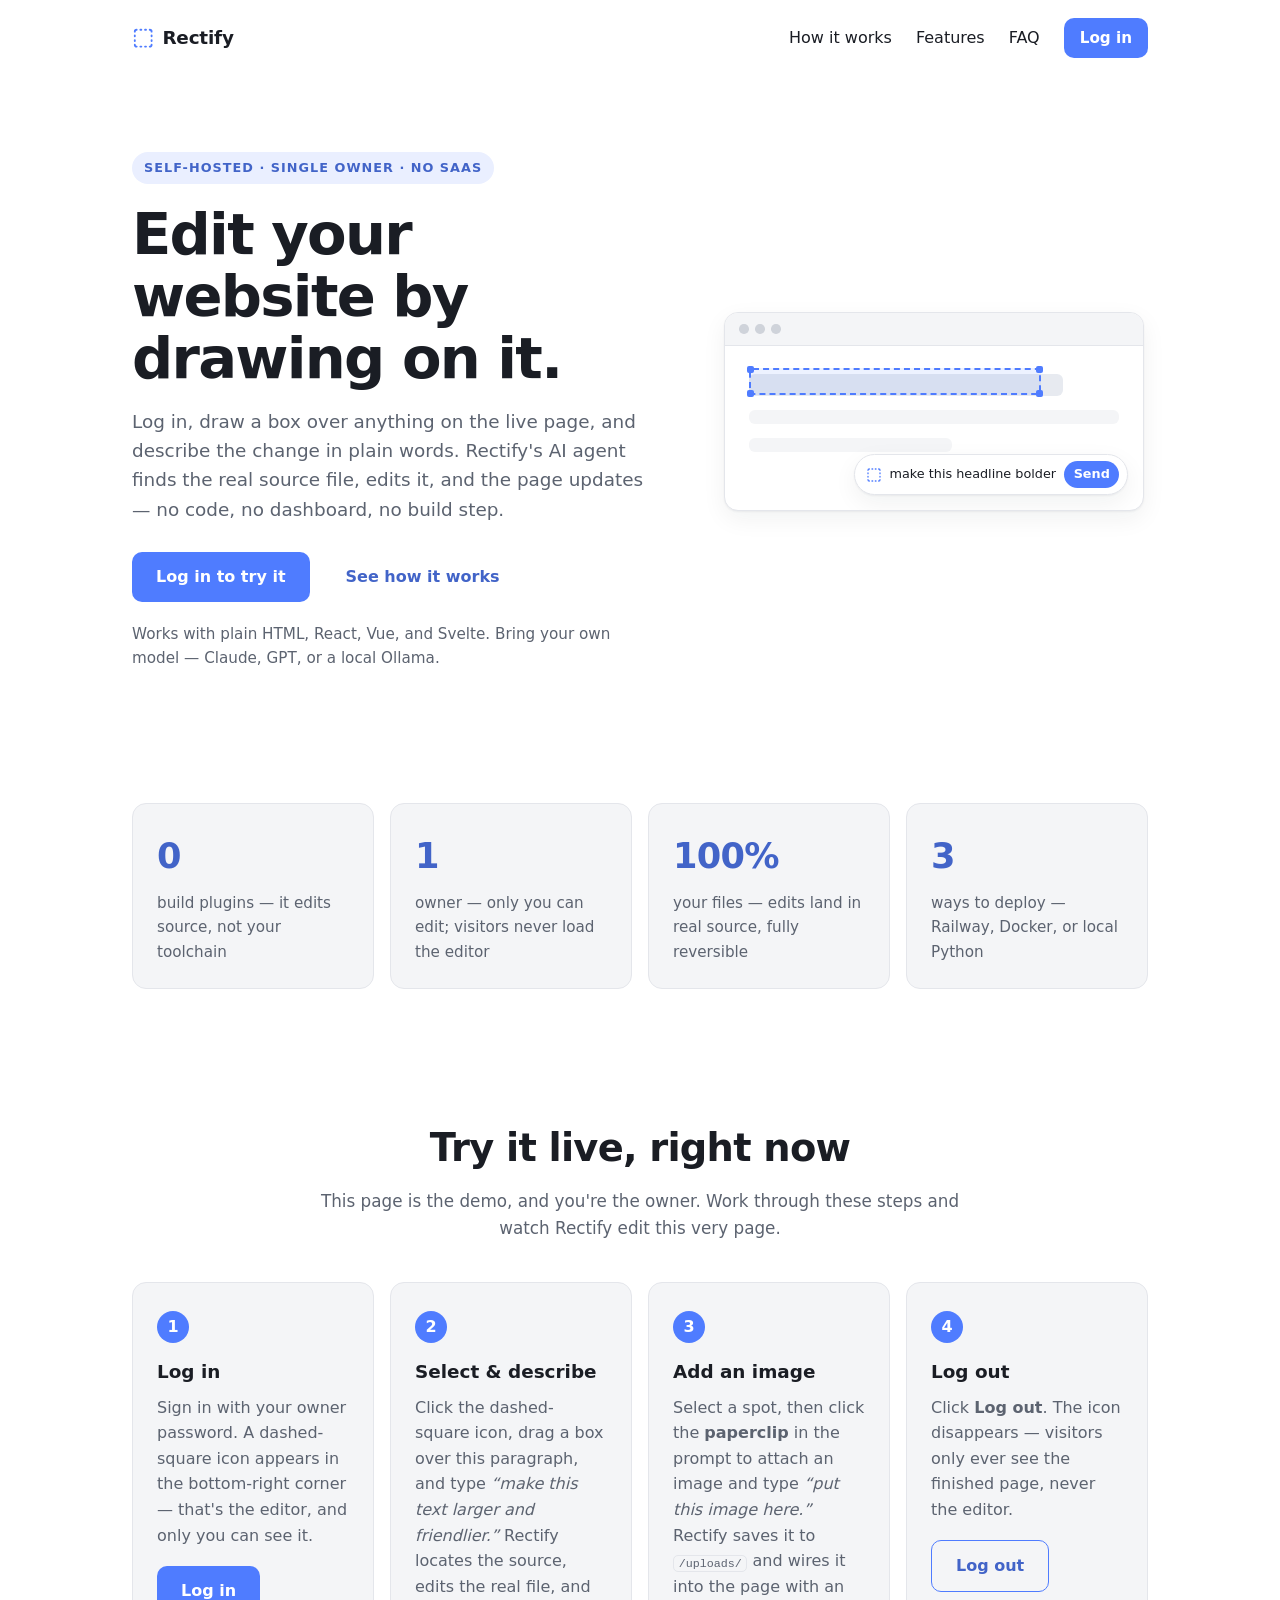
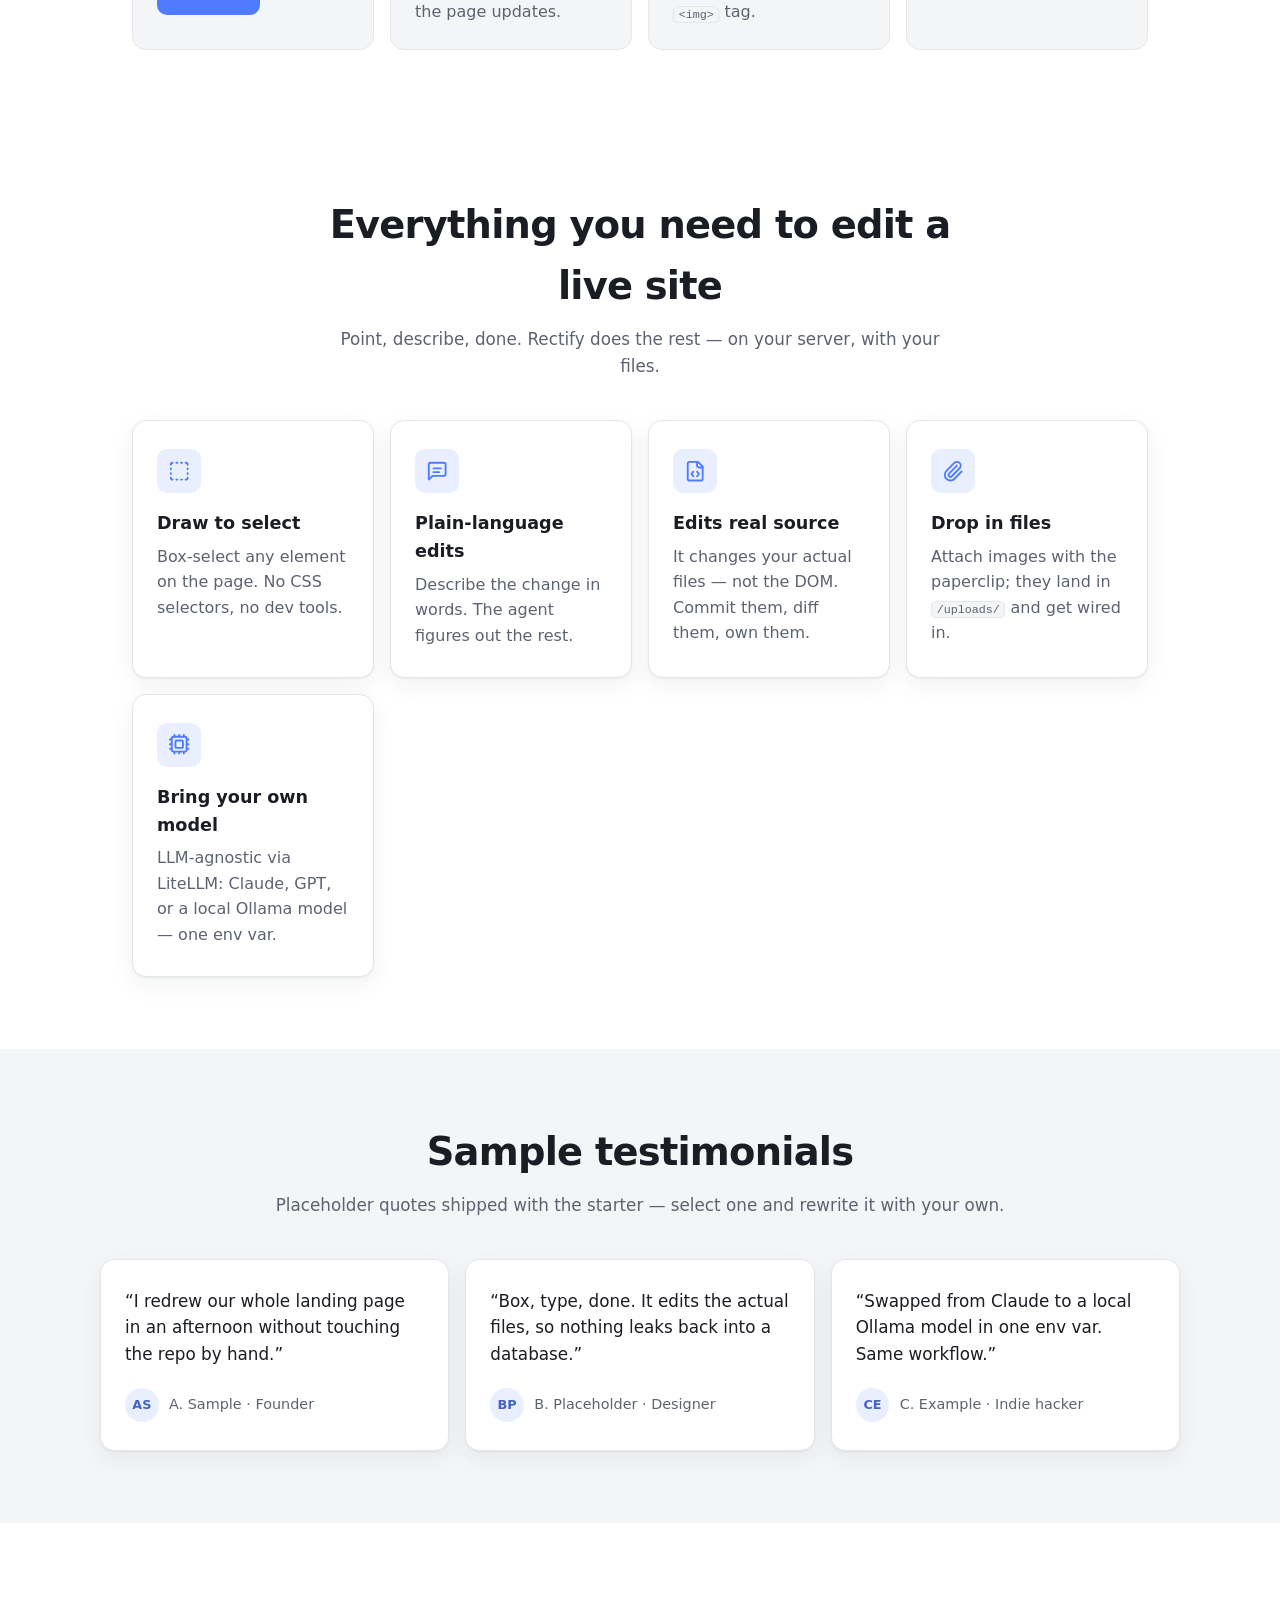
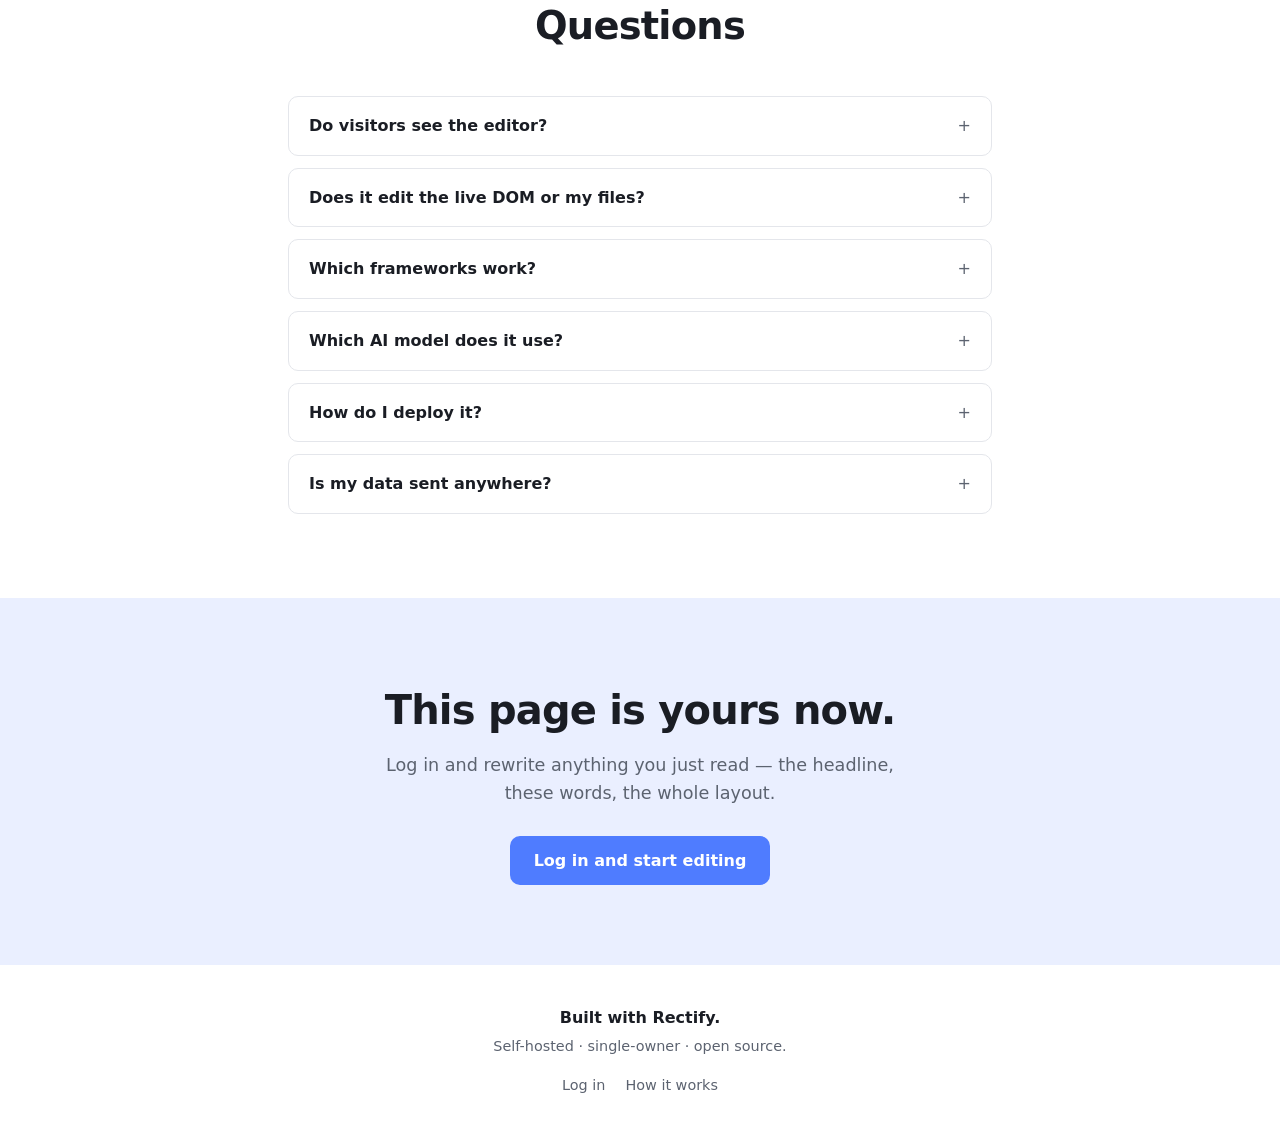
<file: rectify/platform/starter/index.html>
<!doctype html>
<html lang="en">
<head>
  <meta charset="utf-8">
  <meta name="viewport" content="width=device-width, initial-scale=1">
  <title>Rectify · Edit your website by drawing on it</title>
  <link rel="stylesheet" href="styles.css">
</head>
<body>
  <a class="skip" href="#how">Skip to the walkthrough</a>

  <header class="nav">
    <a class="brand" href="/">
      <span class="brand-mark" aria-hidden="true">
        <svg xmlns="http://www.w3.org/2000/svg" viewBox="0 0 24 24" fill="none" stroke="currentColor" stroke-width="2" stroke-linecap="round" stroke-linejoin="round"><path d="M5 3a2 2 0 0 0-2 2"/><path d="M19 3a2 2 0 0 1 2 2"/><path d="M21 19a2 2 0 0 1-2 2"/><path d="M5 21a2 2 0 0 1-2-2"/><path d="M9 3h1"/><path d="M9 21h1"/><path d="M14 3h1"/><path d="M14 21h1"/><path d="M3 9v1"/><path d="M21 9v1"/><path d="M3 14v1"/><path d="M21 14v1"/></svg>
      </span>
      Rectify
    </a>
    <nav class="nav-links">
      <a href="#how">How it works</a>
      <a href="#features">Features</a>
      <a href="#faq">FAQ</a>
      <a class="cta cta-sm" href="/login">Log in</a>
    </nav>
  </header>

  <main>
    <!-- HERO -->
    <section class="hero">
      <div class="hero-copy">
        <p class="eyebrow">Self-hosted · single owner · no SaaS</p>
        <h1 class="headline">Edit your website by drawing on it.</h1>
        <p class="tagline">
          Log in, draw a box over anything on the live page, and describe the
          change in plain words. Rectify's AI agent finds the real source file,
          edits it, and the page updates — no code, no dashboard, no build step.
        </p>
        <div class="cta-row">
          <a class="cta" href="/login">Log in to try it</a>
          <a class="cta ghost" href="#how">See how it works</a>
        </div>
        <p class="trust">
          Works with plain HTML, React, Vue, and Svelte. Bring your own model —
          Claude, GPT, or a local Ollama.
        </p>
      </div>

      <!-- "draw-on-the-page" mock, built from HTML+CSS so each part stays selectable -->
      <div class="hero-visual" aria-hidden="true">
        <div class="browser-mock">
          <div class="browser-bar">
            <span class="dot"></span><span class="dot"></span><span class="dot"></span>
          </div>
          <div class="browser-body">
            <div class="skel-line wide"></div>
            <div class="skel-line"></div>
            <div class="skel-line short"></div>
            <div class="selection">
              <span class="handle tl"></span><span class="handle tr"></span>
              <span class="handle bl"></span><span class="handle br"></span>
            </div>
          </div>
          <div class="prompt-bubble">
            <span class="bubble-icon">
              <svg xmlns="http://www.w3.org/2000/svg" viewBox="0 0 24 24" fill="none" stroke="currentColor" stroke-width="2" stroke-linecap="round" stroke-linejoin="round"><path d="M5 3a2 2 0 0 0-2 2"/><path d="M19 3a2 2 0 0 1 2 2"/><path d="M21 19a2 2 0 0 1-2 2"/><path d="M5 21a2 2 0 0 1-2-2"/><path d="M9 3h1"/><path d="M9 21h1"/><path d="M14 3h1"/><path d="M14 21h1"/><path d="M3 9v1"/><path d="M21 9v1"/><path d="M3 14v1"/><path d="M21 14v1"/></svg>
            </span>
            <span class="bubble-text">make this headline bolder</span>
            <span class="bubble-send">Send</span>
          </div>
        </div>
      </div>
    </section>

    <!-- STATS -->
    <section class="stats">
      <div class="stat">
        <span class="stat-num">0</span>
        <p>build plugins — it edits source, not your toolchain</p>
      </div>
      <div class="stat">
        <span class="stat-num">1</span>
        <p>owner — only you can edit; visitors never load the editor</p>
      </div>
      <div class="stat">
        <span class="stat-num">100%</span>
        <p>your files — edits land in real source, fully reversible</p>
      </div>
      <div class="stat">
        <span class="stat-num">3</span>
        <p>ways to deploy — Railway, Docker, or local Python</p>
      </div>
    </section>

    <!-- HOW IT WORKS / TRY IT LIVE -->
    <section id="how" class="how">
      <div class="section-head">
        <h2>Try it live, right now</h2>
        <p>
          This page is the demo, and you're the owner. Work through these steps
          and watch Rectify edit this very page.
        </p>
      </div>
      <ol class="steps">
        <li>
          <span class="step-num">1</span>
          <h3>Log in</h3>
          <p>
            Sign in with your owner password. A dashed-square icon appears in the
            bottom-right corner — that's the editor, and only you can see it.
          </p>
          <a class="cta" href="/login">Log in</a>
        </li>
        <li>
          <span class="step-num">2</span>
          <h3>Select &amp; describe</h3>
          <p>
            Click the dashed-square icon, drag a box over this paragraph, and type
            <em>“make this text larger and friendlier.”</em> Rectify locates the
            source, edits the real file, and the page updates.
          </p>
        </li>
        <li>
          <span class="step-num">3</span>
          <h3>Add an image</h3>
          <p>
            Select a spot, then click the <strong>paperclip</strong> in the
            prompt to attach an image and type <em>“put this image here.”</em>
            Rectify saves it to <code>/uploads/</code> and wires it into the page
            with an <code>&lt;img&gt;</code> tag.
          </p>
        </li>
        <li>
          <span class="step-num">4</span>
          <h3>Log out</h3>
          <p>
            Click <strong>Log out</strong>. The icon disappears — visitors only
            ever see the finished page, never the editor.
          </p>
          <a class="cta secondary" href="/logout">Log out</a>
        </li>
      </ol>
    </section>

    <!-- FEATURES -->
    <section id="features" class="features-section">
      <div class="section-head">
        <h2>Everything you need to edit a live site</h2>
        <p>Point, describe, done. Rectify does the rest — on your server, with your files.</p>
      </div>
      <div class="features">
        <article class="card">
          <span class="icon" aria-hidden="true">
            <svg xmlns="http://www.w3.org/2000/svg" viewBox="0 0 24 24" fill="none" stroke="currentColor" stroke-width="2" stroke-linecap="round" stroke-linejoin="round"><path d="M5 3a2 2 0 0 0-2 2"/><path d="M19 3a2 2 0 0 1 2 2"/><path d="M21 19a2 2 0 0 1-2 2"/><path d="M5 21a2 2 0 0 1-2-2"/><path d="M9 3h1"/><path d="M9 21h1"/><path d="M14 3h1"/><path d="M14 21h1"/><path d="M3 9v1"/><path d="M21 9v1"/><path d="M3 14v1"/><path d="M21 14v1"/></svg>
          </span>
          <h3>Draw to select</h3>
          <p>Box-select any element on the page. No CSS selectors, no dev tools.</p>
        </article>
        <article class="card">
          <span class="icon" aria-hidden="true">
            <svg xmlns="http://www.w3.org/2000/svg" viewBox="0 0 24 24" fill="none" stroke="currentColor" stroke-width="2" stroke-linecap="round" stroke-linejoin="round"><path d="M21 15a2 2 0 0 1-2 2H7l-4 4V5a2 2 0 0 1 2-2h14a2 2 0 0 1 2 2z"/><path d="M8 9h8"/><path d="M8 13h6"/></svg>
          </span>
          <h3>Plain-language edits</h3>
          <p>Describe the change in words. The agent figures out the rest.</p>
        </article>
        <article class="card">
          <span class="icon" aria-hidden="true">
            <svg xmlns="http://www.w3.org/2000/svg" viewBox="0 0 24 24" fill="none" stroke="currentColor" stroke-width="2" stroke-linecap="round" stroke-linejoin="round"><path d="M10 12.5 8 15l2 2.5"/><path d="m14 12.5 2 2.5-2 2.5"/><path d="M14 2v4a2 2 0 0 0 2 2h4"/><path d="M15 2H6a2 2 0 0 0-2 2v16a2 2 0 0 0 2 2h12a2 2 0 0 0 2-2V7z"/></svg>
          </span>
          <h3>Edits real source</h3>
          <p>It changes your actual files — not the DOM. Commit them, diff them, own them.</p>
        </article>
        <article class="card">
          <span class="icon" aria-hidden="true">
            <svg xmlns="http://www.w3.org/2000/svg" viewBox="0 0 24 24" fill="none" stroke="currentColor" stroke-width="2" stroke-linecap="round" stroke-linejoin="round"><path d="M13.234 20.252 21 12.3"/><path d="m16 6-8.414 8.586a2 2 0 0 0 0 2.828 2 2 0 0 0 2.828 0l8.414-8.586a4 4 0 0 0 0-5.656 4 4 0 0 0-5.656 0l-8.415 8.585a6 6 0 1 0 8.486 8.486"/></svg>
          </span>
          <h3>Drop in files</h3>
          <p>Attach images with the paperclip; they land in <code>/uploads/</code> and get wired in.</p>
        </article>
        <article class="card">
          <span class="icon" aria-hidden="true">
            <svg xmlns="http://www.w3.org/2000/svg" viewBox="0 0 24 24" fill="none" stroke="currentColor" stroke-width="2" stroke-linecap="round" stroke-linejoin="round"><path d="M12 20v2"/><path d="M12 2v2"/><path d="M17 20v2"/><path d="M17 2v2"/><path d="M2 12h2"/><path d="M2 17h2"/><path d="M2 7h2"/><path d="M20 12h2"/><path d="M20 17h2"/><path d="M20 7h2"/><path d="M7 20v2"/><path d="M7 2v2"/><rect x="4" y="4" width="16" height="16" rx="2"/><rect x="8" y="8" width="8" height="8" rx="1"/></svg>
          </span>
          <h3>Bring your own model</h3>
          <p>LLM-agnostic via LiteLLM: Claude, GPT, or a local Ollama model — one env var.</p>
        </article>
      </div>
    </section>

    <!-- TESTIMONIALS -->
    <!-- Sample testimonials: replace these with your own, or delete this section. -->
    <section class="testimonials">
      <div class="section-head">
        <h2>Sample testimonials</h2>
        <p>Placeholder quotes shipped with the starter — select one and rewrite it with your own.</p>
      </div>
      <div class="quotes">
        <blockquote class="quote">
          <p>“I redrew our whole landing page in an afternoon without touching the repo by hand.”</p>
          <footer><span class="avatar" aria-hidden="true">AS</span> A. Sample · Founder</footer>
        </blockquote>
        <blockquote class="quote">
          <p>“Box, type, done. It edits the actual files, so nothing leaks back into a database.”</p>
          <footer><span class="avatar" aria-hidden="true">BP</span> B. Placeholder · Designer</footer>
        </blockquote>
        <blockquote class="quote">
          <p>“Swapped from Claude to a local Ollama model in one env var. Same workflow.”</p>
          <footer><span class="avatar" aria-hidden="true">CE</span> C. Example · Indie hacker</footer>
        </blockquote>
      </div>
    </section>

    <!-- FAQ -->
    <section id="faq" class="faq">
      <div class="section-head">
        <h2>Questions</h2>
      </div>
      <details>
        <summary>Do visitors see the editor?</summary>
        <p>No. The overlay is injected only for the logged-in owner — everyone else gets clean static markup.</p>
      </details>
      <details>
        <summary>Does it edit the live DOM or my files?</summary>
        <p>Your actual source files under your site directory. The changes are real, on disk, and reversible.</p>
      </details>
      <details>
        <summary>Which frameworks work?</summary>
        <p>Plain HTML, React, Vue, and Svelte — it locates source by reading your files, not by relying on a build plugin.</p>
      </details>
      <details>
        <summary>Which AI model does it use?</summary>
        <p>Any LiteLLM-supported model: Anthropic Claude, OpenAI GPT, or a local Ollama model, chosen with an env var.</p>
      </details>
      <details>
        <summary>How do I deploy it?</summary>
        <p>One-click on Railway, any Docker host, or <code>python -m rectify.platform</code> locally.</p>
      </details>
      <details>
        <summary>Is my data sent anywhere?</summary>
        <p>Only your edit prompts go to the model you choose. The site lives on your server — there's no SaaS backend.</p>
      </details>
    </section>

    <!-- FINAL CTA -->
    <section class="cta-band">
      <h2>This page is yours now.</h2>
      <p>Log in and rewrite anything you just read — the headline, these words, the whole layout.</p>
      <a class="cta" href="/login">Log in and start editing</a>
    </section>
  </main>

  <footer class="footer">
    <p class="footer-main">Built with Rectify.</p>
    <p class="footer-sub">Self-hosted · single-owner · open source.</p>
    <nav class="footer-links">
      <a href="/login">Log in</a>
      <a href="#how">How it works</a>
    </nav>
  </footer>
</body>
</html>
</file>
<file: rectify/platform/starter/styles.css>
:root {
  --bg: #ffffff;
  --fg: #1a1d24;
  --muted: #5c6370;
  --accent: #4f7cff;
  --card: #f4f5f7;
  --border: #e4e6eb;
  --accent-weak: color-mix(in srgb, var(--accent) 12%, #fff);
  --accent-ink: color-mix(in srgb, var(--accent) 75%, var(--fg));
  --radius: 14px;
  --radius-sm: 10px;
  --shadow: 0 1px 2px rgba(20, 29, 36, .05), 0 8px 24px rgba(20, 29, 36, .06);
  --maxw: 1080px;
  --space: clamp(1rem, 4vw, 2rem);
}

* { box-sizing: border-box; }

body {
  margin: 0;
  font-family: system-ui, -apple-system, "Segoe UI", sans-serif;
  background: var(--bg);
  color: var(--fg);
  line-height: 1.6;
}

a { color: var(--accent-ink); }

.skip {
  position: absolute;
  left: -999px;
  top: 0;
  background: var(--fg);
  color: #fff;
  padding: .6rem 1rem;
  border-radius: 0 0 var(--radius-sm) 0;
  z-index: 100;
}
.skip:focus { left: 0; }

/* ---------- Shared layout helpers ---------- */
section {
  max-width: var(--maxw);
  margin-inline: auto;
  padding-inline: var(--space);
}

.section-head {
  text-align: center;
  max-width: 40rem;
  margin: 0 auto 2.5rem;
}
.section-head h2 {
  font-size: clamp(1.6rem, 4vw, 2.4rem);
  letter-spacing: -0.02em;
  margin: 0 0 .6rem;
}
.section-head p { color: var(--muted); margin: 0; font-size: 1.05rem; }

.eyebrow {
  display: inline-block;
  font-size: .8rem;
  font-weight: 600;
  letter-spacing: .08em;
  text-transform: uppercase;
  color: var(--accent-ink);
  background: var(--accent-weak);
  padding: .35rem .75rem;
  border-radius: 999px;
  margin: 0 0 1.25rem;
}

/* ---------- Buttons ---------- */
.cta {
  display: inline-block;
  background: var(--accent);
  color: #fff;
  text-decoration: none;
  font-weight: 600;
  padding: .75rem 1.5rem;
  border-radius: var(--radius-sm);
  transition: transform .15s ease, box-shadow .15s ease, filter .15s ease;
}
.cta:hover { filter: brightness(.94); transform: translateY(-1px); box-shadow: var(--shadow); }
.cta.secondary { background: transparent; color: var(--accent-ink); border: 1px solid var(--accent); }
.cta.secondary:hover { filter: none; background: var(--accent-weak); }
.cta.ghost { background: transparent; color: var(--accent-ink); }
.cta.ghost:hover { filter: none; background: var(--accent-weak); }
.cta-sm { padding: .5rem 1rem; font-size: .95rem; }

/* ---------- Nav ---------- */
.nav {
  max-width: var(--maxw);
  margin-inline: auto;
  padding: 1.1rem var(--space);
  display: flex;
  align-items: center;
  justify-content: space-between;
  gap: 1rem;
}
.brand {
  display: inline-flex;
  align-items: center;
  gap: .5rem;
  font-weight: 700;
  font-size: 1.15rem;
  color: var(--fg);
  text-decoration: none;
  letter-spacing: -0.01em;
}
.brand-mark { display: inline-flex; color: var(--accent); }
.brand-mark svg { width: 1.4rem; height: 1.4rem; }
.nav-links { display: flex; align-items: center; gap: 1.5rem; }
.nav-links a:not(.cta) { color: var(--fg); text-decoration: none; font-weight: 500; }
.nav-links a.cta { color: #fff; text-decoration: none; }
.nav-links a:not(.cta):hover { color: var(--accent-ink); text-decoration: underline; text-underline-offset: 4px; }

/* ---------- Hero ---------- */
.hero {
  display: grid;
  grid-template-columns: 1.1fr .9fr;
  gap: clamp(2rem, 5vw, 4rem);
  align-items: center;
  padding-top: clamp(2.5rem, 6vw, 5rem);
  padding-bottom: clamp(2.5rem, 6vw, 5rem);
}
.headline {
  font-size: clamp(2.2rem, 6vw, 3.6rem);
  line-height: 1.08;
  letter-spacing: -0.03em;
  margin: 0 0 1rem;
}
.tagline { color: var(--muted); font-size: 1.15rem; margin: 0 0 1.75rem; max-width: 34rem; }
.cta-row { display: flex; flex-wrap: wrap; gap: .75rem; margin-bottom: 1.25rem; }
.trust { color: var(--muted); font-size: .95rem; margin: 0; max-width: 30rem; }

/* Hero visual: "draw-on-the-page" browser mock */
.hero-visual { display: flex; justify-content: center; }
.browser-mock {
  position: relative;
  width: 100%;
  max-width: 420px;
  background: #fff;
  border: 1px solid var(--border);
  border-radius: var(--radius);
  box-shadow: var(--shadow);
  overflow: hidden;
}
.browser-bar {
  display: flex;
  gap: .4rem;
  padding: .7rem .9rem;
  background: var(--card);
  border-bottom: 1px solid var(--border);
}
.browser-bar .dot { width: .6rem; height: .6rem; border-radius: 50%; background: #cfd3da; }
.browser-body { position: relative; padding: 1.75rem 1.5rem 2.75rem; }
.skel-line { height: .9rem; border-radius: 6px; background: var(--card); margin-bottom: .85rem; }
.skel-line.wide { height: 1.4rem; width: 85%; background: #e7eaf0; }
.skel-line.short { width: 55%; }
.selection {
  position: absolute;
  top: 1.4rem; left: 1.5rem;
  width: 70%; height: 1.7rem;
  border: 2px dashed var(--accent);
  border-radius: 4px;
  background: color-mix(in srgb, var(--accent) 10%, transparent);
}
.handle { position: absolute; width: 7px; height: 7px; background: var(--accent); border-radius: 2px; }
.handle.tl { top: -4px; left: -4px; }
.handle.tr { top: -4px; right: -4px; }
.handle.bl { bottom: -4px; left: -4px; }
.handle.br { bottom: -4px; right: -4px; }
.prompt-bubble {
  position: absolute;
  right: .9rem; bottom: .9rem;
  display: flex;
  align-items: center;
  gap: .5rem;
  background: #fff;
  border: 1px solid var(--border);
  border-radius: 999px;
  padding: .4rem .5rem .4rem .65rem;
  box-shadow: var(--shadow);
  font-size: .8rem;
}
.bubble-icon { display: inline-flex; color: var(--accent); }
.bubble-icon svg { width: 1rem; height: 1rem; }
.bubble-text { color: var(--fg); white-space: nowrap; }
.bubble-send {
  background: var(--accent);
  color: #fff;
  font-weight: 600;
  padding: .2rem .6rem;
  border-radius: 999px;
}

/* ---------- Stats ---------- */
.stats {
  display: grid;
  grid-template-columns: repeat(auto-fit, minmax(180px, 1fr));
  gap: 1rem;
  padding-block: clamp(2rem, 5vw, 3.5rem);
}
.stat {
  background: var(--card);
  border: 1px solid var(--border);
  border-radius: var(--radius);
  padding: 1.5rem;
}
.stat-num {
  display: block;
  font-size: 2.2rem;
  font-weight: 700;
  letter-spacing: -0.02em;
  color: var(--accent-ink);
  margin-bottom: .4rem;
}
.stat p { margin: 0; color: var(--muted); font-size: .95rem; }

/* ---------- How it works / steps ---------- */
.how { padding-block: clamp(2.5rem, 6vw, 4.5rem); }
.steps {
  list-style: none;
  margin: 0;
  padding: 0;
  display: grid;
  grid-template-columns: repeat(auto-fit, minmax(240px, 1fr));
  gap: 1rem;
}
.steps li {
  position: relative;
  background: var(--card);
  border: 1px solid var(--border);
  border-radius: var(--radius);
  padding: 1.75rem 1.5rem 1.5rem;
  transition: transform .15s ease, box-shadow .15s ease;
}
.steps li:hover { transform: translateY(-2px); box-shadow: var(--shadow); }
.step-num {
  display: inline-flex;
  align-items: center;
  justify-content: center;
  width: 2rem; height: 2rem;
  border-radius: 50%;
  background: var(--accent);
  color: #fff;
  font-weight: 700;
  margin-bottom: .9rem;
}
.steps h3 { margin: 0 0 .5rem; font-size: 1.15rem; }
.steps p { margin: 0; color: var(--muted); }
.steps .cta { margin-top: 1.1rem; }

/* ---------- Features ---------- */
.features-section { padding-block: clamp(2.5rem, 6vw, 4.5rem); }
.features {
  display: grid;
  gap: 1rem;
  grid-template-columns: repeat(auto-fit, minmax(240px, 1fr));
}
.card {
  background: #fff;
  border: 1px solid var(--border);
  border-radius: var(--radius);
  padding: 1.75rem 1.5rem;
  box-shadow: var(--shadow);
  transition: transform .15s ease, box-shadow .15s ease;
}
.card:hover { transform: translateY(-2px); box-shadow: 0 2px 4px rgba(20, 29, 36, .06), 0 14px 32px rgba(20, 29, 36, .09); }
.card .icon {
  display: inline-flex;
  align-items: center;
  justify-content: center;
  width: 2.75rem; height: 2.75rem;
  border-radius: var(--radius-sm);
  background: var(--accent-weak);
  color: var(--accent);
  margin-bottom: 1rem;
}
.card .icon svg { width: 1.4rem; height: 1.4rem; }
.card h3 { margin: 0 0 .4rem; font-size: 1.1rem; }
.card p { margin: 0; color: var(--muted); }
code {
  background: var(--card);
  border: 1px solid var(--border);
  border-radius: 5px;
  padding: .05em .4em;
  font-size: .9em;
}

/* ---------- Testimonials ---------- */
.testimonials {
  max-width: none;
  width: 100%;
  background: var(--card);
  padding-block: clamp(2.5rem, 6vw, 4.5rem);
  padding-inline: var(--space);
}
.testimonials > * { max-width: var(--maxw); margin-inline: auto; }
.quotes {
  display: grid;
  gap: 1rem;
  grid-template-columns: repeat(auto-fit, minmax(260px, 1fr));
}
.quote {
  background: #fff;
  border: 1px solid var(--border);
  border-radius: var(--radius);
  padding: 1.75rem 1.5rem;
  margin: 0;
  box-shadow: var(--shadow);
}
.quote p { margin: 0 0 1.25rem; font-size: 1.05rem; }
.quote footer {
  display: flex;
  align-items: center;
  gap: .65rem;
  color: var(--muted);
  font-size: .9rem;
  font-weight: 500;
}
.avatar {
  display: inline-flex;
  align-items: center;
  justify-content: center;
  width: 2.1rem; height: 2.1rem;
  border-radius: 50%;
  background: var(--accent-weak);
  color: var(--accent-ink);
  font-weight: 700;
  font-size: .8rem;
}

/* ---------- FAQ ---------- */
.faq { padding-block: clamp(2.5rem, 6vw, 4.5rem); max-width: 48rem; }
.faq details {
  border: 1px solid var(--border);
  border-radius: var(--radius-sm);
  padding: 1rem 1.25rem;
  margin-bottom: .75rem;
  background: #fff;
}
.faq summary {
  cursor: pointer;
  font-weight: 600;
  list-style: none;
}
.faq summary::-webkit-details-marker { display: none; }
.faq summary::after { content: "+"; float: right; color: var(--muted); font-weight: 400; }
.faq details[open] summary::after { content: "–"; }
.faq details p { margin: .85rem 0 0; color: var(--muted); }

/* ---------- Final CTA band ---------- */
.cta-band {
  max-width: none;
  width: 100%;
  text-align: center;
  background: var(--accent-weak);
  padding-block: clamp(3rem, 7vw, 5rem);
  padding-inline: var(--space);
}
.cta-band h2 { font-size: clamp(1.7rem, 4vw, 2.5rem); margin: 0 0 .6rem; letter-spacing: -0.02em; }
.cta-band p { color: var(--muted); margin: 0 auto 1.75rem; max-width: 32rem; font-size: 1.1rem; }

/* ---------- Footer ---------- */
.footer { text-align: center; padding: 2.5rem var(--space) 3rem; color: var(--muted); }
.footer-main { margin: 0 0 .25rem; font-weight: 600; color: var(--fg); }
.footer-sub { margin: 0 0 1rem; font-size: .9rem; }
.footer-links { display: flex; justify-content: center; gap: 1.25rem; }
.footer-links a { color: var(--muted); text-decoration: none; font-size: .9rem; }
.footer-links a:hover { color: var(--accent-ink); text-decoration: underline; text-underline-offset: 4px; }

/* ---------- 404 ---------- */
.notfound {
  min-height: 70vh;
  display: flex;
  flex-direction: column;
  align-items: center;
  justify-content: center;
  text-align: center;
  gap: 1.25rem;
  padding: 3rem var(--space);
}
.notfound .brand-mark svg { width: 3rem; height: 3rem; }

/* ---------- Responsive ---------- */
@media (max-width: 800px) {
  .hero { grid-template-columns: 1fr; }
  .hero-visual { order: -1; }
  .nav-links a:not(.cta) { display: none; }
}

@media (max-width: 560px) {
  .stats { grid-template-columns: repeat(auto-fit, minmax(140px, 1fr)); }
}

@media (prefers-reduced-motion: reduce) {
  * { transition: none !important; }
}
</file>
